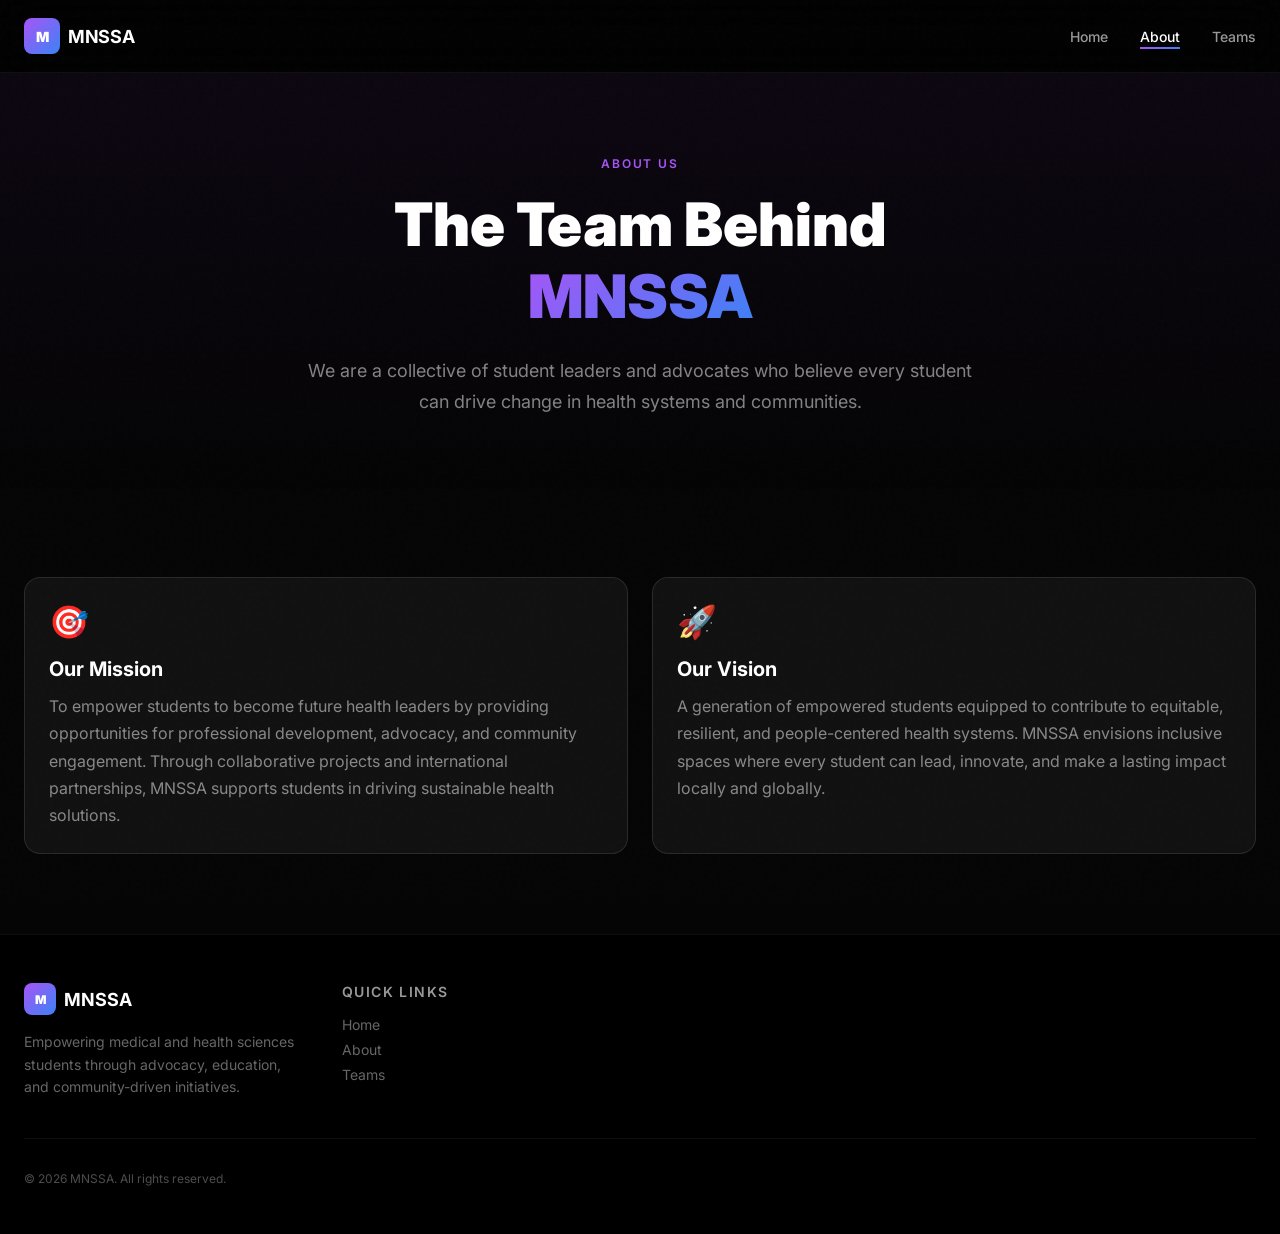
<file: about.html>
<!DOCTYPE html>
<html lang="en">
<head>
  <meta charset="UTF-8">
  <meta name="viewport" content="width=device-width, initial-scale=1.0">
  <title>About — MNSSA</title>
  <link rel="preconnect" href="https://fonts.googleapis.com">
  <link rel="preconnect" href="https://fonts.gstatic.com" crossorigin>
  <link href="https://fonts.googleapis.com/css2?family=Inter:wght@400;500;600;700;900&display=swap" rel="stylesheet">
  <link rel="stylesheet" href="styles.css">
</head>
<body>

<div id="loadingScreen" class="loading-screen">
  <div style="display:flex;flex-direction:column;align-items:center;">
    <div class="loading-logo">M</div>
    <div class="spinner spinner-blue"></div>
  </div>
</div>

<main class="page-content page-fade">
  <section class="section-pad" style="position:relative;overflow:hidden;">
    <div style="position:absolute;inset:0;background:linear-gradient(to bottom,rgba(88,28,135,0.1),transparent);"></div>
    <div class="container text-center" style="position:relative;">
      <span class="section-label purple" style="animation:fadeIn .7s ease both;">About Us</span>
      <h1 style="margin-top:1rem;font-size:clamp(2rem,6vw,3.75rem);font-weight:900;color:white;animation:slideUp .7s ease .1s both;">
        The Team Behind<br><span class="gradient-text">MNSSA</span>
      </h1>
      <p style="margin:1.5rem auto 0;max-width:42rem;font-size:1.125rem;color:rgba(255,255,255,.5);line-height:1.7;animation:slideUp .7s ease .2s both;">
        We are a collective of student leaders and advocates who believe every
        student can drive change in health systems and communities.
      </p>
    </div>
  </section>

  <section class="section-pad">
    <div class="container">
      <div class="grid-2">
        <div class="animate-on-scroll from-left">
          <div class="glass-card no-hover" style="height:100%;">
            <span style="font-size:2rem;display:block;margin-bottom:1rem;">🎯</span>
            <h3 style="font-size:1.25rem;font-weight:700;color:white;margin-bottom:.75rem;">Our Mission</h3>
            <p style="color:rgba(255,255,255,.5);line-height:1.7;">
              To empower students to become future health leaders by providing
              opportunities for professional development, advocacy, and community
              engagement. Through collaborative projects and international
              partnerships, MNSSA supports students in driving sustainable
              health solutions.
            </p>
          </div>
        </div>
        <div class="animate-on-scroll from-right">
          <div class="glass-card no-hover" style="height:100%;">
            <span style="font-size:2rem;display:block;margin-bottom:1rem;">🚀</span>
            <h3 style="font-size:1.25rem;font-weight:700;color:white;margin-bottom:.75rem;">Our Vision</h3>
            <p style="color:rgba(255,255,255,.5);line-height:1.7;">
              A generation of empowered students equipped to contribute to
              equitable, resilient, and people-centered health systems.
              MNSSA envisions inclusive spaces where every student can lead,
              innovate, and make a lasting impact locally and globally.
            </p>
          </div>
        </div>
      </div>
    </div>
  </section>
</main>

<script src="app.js"></script>
</body>
</html>
</file>
<file: styles.css>
/* ===========================
   MNSSA — Template (Team Echo style)
   Reset & Variables
   =========================== */
*, *::before, *::after { box-sizing: border-box; margin: 0; padding: 0; }

:root {
  --bg: #050505;
  --fg: #ededed;
  --purple: #a855f7;
  --blue: #3b82f6;
  --green: #22c55e;
  --nav-height: 72px;
  --max-w: 1280px;
  --t: 300ms ease;
}

/* ===========================
   SCROLLBAR
   =========================== */
* { scrollbar-width: thin; scrollbar-color: rgba(168,85,247,0.3) transparent; }
*::-webkit-scrollbar { width: 6px; }
*::-webkit-scrollbar-track { background: transparent; }
*::-webkit-scrollbar-thumb { background: rgba(168,85,247,0.3); border-radius: 3px; }
/* SCORP (08414f44-2d0c-4459-b086-cbc58e1458e9): green scrollbar */
html:has(body.team-scorp), body.team-scorp, body.team-scorp * {
  scrollbar-color: rgba(34,197,94,0.6) transparent;
}
body.team-scorp *::-webkit-scrollbar-thumb,
html:has(body.team-scorp)::-webkit-scrollbar-thumb {
  background: rgba(34,197,94,0.6); border-radius: 3px;
}
/* SCORA (e05c2368-b636-4efb-a34a-55e9b5fea444): red scrollbar */
html:has(body.team-scora), body.team-scora, body.team-scora * {
  scrollbar-color: rgba(239,68,68,0.6) transparent;
}
body.team-scora *::-webkit-scrollbar-thumb,
html:has(body.team-scora)::-webkit-scrollbar-thumb {
  background: rgba(239,68,68,0.6); border-radius: 3px;
}

/* ===========================
   BASE
   =========================== */
html { scroll-behavior: smooth; }

body {
  background: var(--bg);
  color: var(--fg);
  font-family: 'Inter', system-ui, -apple-system, sans-serif;
  -webkit-font-smoothing: antialiased;
  overflow-x: hidden;
  min-height: 100vh;
}

body::before {
  content: '';
  position: fixed; inset: 0; z-index: 9998; pointer-events: none; opacity: 0.015;
  background-image: url("data:image/svg+xml,%3Csvg viewBox='0 0 256 256' xmlns='http://www.w3.org/2000/svg'%3E%3Cfilter id='noise'%3E%3CfeTurbulence type='fractalNoise' baseFrequency='0.9' numOctaves='4' stitchTiles='stitch'/%3E%3C/filter%3E%3Crect width='100%25' height='100%25' filter='url(%23noise)'/%3E%3C/svg%3E");
}

::selection { background: rgba(168,85,247,0.3); color: #fff; }
a { text-decoration: none; color: inherit; }
button { cursor: pointer; border: none; background: none; font-family: inherit; }
img { max-width: 100%; display: block; }
ul { list-style: none; }

.hidden { display: none !important; }

/* ===========================
   KEYFRAMES
   =========================== */
@keyframes fadeIn    { from { opacity: 0; } to { opacity: 1; } }
@keyframes slideUp   { from { opacity: 0; transform: translateY(30px); } to { opacity: 1; transform: translateY(0); } }
@keyframes scaleIn   { from { opacity: 0; transform: scale(0.3) rotate(-180deg); } to { opacity: 1; transform: scale(1) rotate(0); } }
@keyframes spin      { to { transform: rotate(360deg); } }
@keyframes pulse     { 0%,100% { opacity: 1; } 50% { opacity: 0.4; } }
@keyframes navIn     { from { transform: translateY(-80px); } to { transform: translateY(0); } }
@keyframes scrollBob { 0%,100% { transform: translate(-50%,0); } 50% { transform: translate(-50%,10px); } }
@keyframes blob1     { 0%,100% { transform: translate(0,0); } 33% { transform: translate(50px,-30px); } 66% { transform: translate(25px,15px); } }
@keyframes blob2     { 0%,100% { transform: translate(0,0); } 33% { transform: translate(-40px,40px); } 66% { transform: translate(-20px,-20px); } }

/* ===========================
   UTILITIES
   =========================== */
.container { max-width: var(--max-w); margin: 0 auto; padding: 0 1.5rem; }
.page-content { min-height: 100vh; padding-top: var(--nav-height); }
.page-fade { animation: fadeIn 0.5s ease both; }
.narrow { max-width: 760px; margin-left: auto; margin-right: auto; }

.gradient-text {
  background: linear-gradient(135deg, #a855f7, #3b82f6);
  -webkit-background-clip: text; -webkit-text-fill-color: transparent; background-clip: text;
}

.animate-on-scroll { opacity: 0; transform: translateY(30px); transition: opacity 0.6s ease, transform 0.6s ease; }
.animate-on-scroll.from-left  { transform: translateX(-30px); }
.animate-on-scroll.from-right { transform: translateX(30px); }
.animate-on-scroll.visible    { opacity: 1; transform: translate(0,0); }
.delay-1 { transition-delay: 0.1s; } .delay-2 { transition-delay: 0.2s; }
.delay-3 { transition-delay: 0.3s; } .delay-4 { transition-delay: 0.4s; }

.section-pad { padding: 5rem 0; }
.text-center { text-align: center; }

.section-label          { font-size: 0.75rem; font-weight: 600; text-transform: uppercase; letter-spacing: 0.15em; }
.section-label.purple   { color: #a855f7; }
.section-label.blue     { color: #3b82f6; }
.section-title          { font-size: 2rem; font-weight: 700; color: white; margin-top: 0.75rem; }
.section-subtitle       { color: rgba(255,255,255,0.5); margin-top: 1rem; max-width: 32rem; margin-left: auto; margin-right: auto; }

.grid-2 { display: grid; grid-template-columns: 1fr 1fr; gap: 1.5rem; }
.grid-3 { display: grid; grid-template-columns: repeat(3,1fr); gap: 1.5rem; }
.grid-4 { display: grid; grid-template-columns: repeat(4,1fr); gap: 1.5rem; }

/* ===========================
   GLASS CARD
   =========================== */
.glass-card {
  background: rgba(255,255,255,0.05);
  backdrop-filter: blur(20px); -webkit-backdrop-filter: blur(20px);
  border: 1px solid rgba(255,255,255,0.1);
  border-radius: 1rem; padding: 1.5rem;
  transition: transform 0.3s ease, box-shadow 0.3s ease, border-color 0.3s ease;
}
.glass-card:hover { transform: scale(1.02); box-shadow: 0 0 40px rgba(168,85,247,0.15); border-color: rgba(255,255,255,0.2); }
.glass-card.no-hover:hover { transform: none; box-shadow: none; border-color: rgba(255,255,255,0.1); }

/* ===========================
   BUTTONS
   =========================== */
.btn {
  display: inline-flex; align-items: center; justify-content: center; gap: 0.5rem;
  font-weight: 600; border-radius: 9999px; cursor: pointer; border: none;
  font-family: inherit; text-decoration: none;
  transition: transform 0.2s ease, box-shadow 0.2s ease, background 0.2s ease;
}
.btn:hover  { transform: scale(1.05); }
.btn:active { transform: scale(0.97); }
.btn:disabled { opacity: 0.5; cursor: not-allowed; transform: none !important; }

.btn-sm { padding: 0.5rem 1.25rem; font-size: 0.875rem; }
.btn-md { padding: 0.75rem 1.75rem; font-size: 1rem; }
.btn-lg { padding: 1rem 2.5rem; font-size: 1.125rem; }

.btn-primary  { background: linear-gradient(90deg,#a855f7,#3b82f6); color: white; }
.btn-primary:hover  { box-shadow: 0 0 30px rgba(168,85,247,0.5); }

.btn-secondary {
  background: rgba(255,255,255,0.1); backdrop-filter: blur(4px);
  color: white; border: 1px solid rgba(255,255,255,0.2);
}
.btn-secondary:hover { background: rgba(255,255,255,0.2); box-shadow: 0 0 20px rgba(255,255,255,0.1); }

.btn-outline { background: transparent; color: white; border: 2px solid #a855f7; }
.btn-outline:hover { background: rgba(168,85,247,0.1); box-shadow: 0 0 20px rgba(168,85,247,0.3); }

/* ===========================
   LOADING SCREEN
   =========================== */
.loading-screen {
  position: fixed; inset: 0; z-index: 9999; background: #050505;
  display: flex; align-items: center; justify-content: center;
  transition: opacity 0.5s ease;
}
.loading-screen.fade-out { opacity: 0; pointer-events: none; }
.loading-logo {
  width: 48px; height: 48px; border-radius: 12px;
  background: linear-gradient(135deg,#a855f7,#3b82f6);
  display: flex; align-items: center; justify-content: center;
  font-weight: 900; font-size: 1.25rem; color: white; margin-bottom: 1rem;
}
.spinner {
  width: 2rem; height: 2rem; border-radius: 50%;
  border: 2px solid transparent; animation: spin 0.8s linear infinite;
}
.spinner-purple { border-top-color: #a855f7; border-right-color: rgba(168,85,247,0.3); }
.spinner-blue   { border-top-color: #3b82f6; border-right-color: rgba(59,130,246,0.3); }

/* ===========================
   NAVBAR
   =========================== */
.navbar {
  position: fixed; top: 0; left: 0; right: 0; z-index: 50;
  border-bottom: 1px solid rgba(255,255,255,0.05);
  background: rgba(0,0,0,0.6); backdrop-filter: blur(20px); -webkit-backdrop-filter: blur(20px);
  animation: navIn 0.6s ease forwards;
}
.nav-inner {
  max-width: var(--max-w); margin: 0 auto; padding: 0 1.5rem;
  height: var(--nav-height); display: flex; align-items: center; justify-content: space-between;
}
.nav-logo { display: flex; align-items: center; gap: 0.5rem; }
.logo-icon {
  display: flex; align-items: center; justify-content: center;
  width: 36px; height: 36px; border-radius: 8px;
  background: linear-gradient(135deg,#a855f7,#3b82f6);
  font-weight: 900; font-size: 0.875rem; color: white;
  transition: box-shadow var(--t);
}
.nav-logo:hover .logo-icon { box-shadow: 0 0 20px rgba(168,85,247,0.5); }
.logo-text { font-size: 1.125rem; font-weight: 700; color: white; letter-spacing: -0.02em; }

.nav-links { display: flex; align-items: center; gap: 2rem; }
.nav-link {
  font-size: 0.875rem; font-weight: 500; color: rgba(255,255,255,0.6);
  position: relative; transition: color var(--t);
}
.nav-link::after {
  content: ''; position: absolute; bottom: -4px; left: 0;
  height: 2px; width: 0;
  background: linear-gradient(90deg,#a855f7,#3b82f6); transition: width var(--t);
}
.nav-link:hover { color: white; }
.nav-link:hover::after { width: 100%; }
.nav-link.active { color: white; }
.nav-link.active::after { width: 100%; }

.mobile-menu-btn {
  display: none; color: rgba(255,255,255,0.7); font-size: 1.5rem;
  padding: 0.5rem; transition: color var(--t);
}
.mobile-menu-btn:hover { color: white; }

.mobile-menu { border-top: 1px solid rgba(255,255,255,0.05); background: rgba(0,0,0,0.95); backdrop-filter: blur(20px); }
.mobile-menu-inner { display: flex; flex-direction: column; gap: 0.25rem; padding: 1rem; }
.mobile-nav-link {
  display: block; padding: 0.75rem 1rem; border-radius: 0.5rem;
  font-size: 0.875rem; font-weight: 500; color: rgba(255,255,255,0.7);
  transition: background var(--t), color var(--t);
}
.mobile-nav-link:hover { background: rgba(255,255,255,0.05); color: white; }

/* ===========================
   FOOTER
   =========================== */
.footer { border-top: 1px solid rgba(255,255,255,0.05); background: black; padding: 3rem 0; }
.footer-grid { display: grid; grid-template-columns: repeat(4,1fr); gap: 2.5rem; margin-bottom: 2.5rem; }
.footer-brand { display: flex; flex-direction: column; gap: 1rem; }
.footer-logo  { display: flex; align-items: center; gap: 0.5rem; }
.footer-logo-icon {
  display: flex; align-items: center; justify-content: center;
  width: 32px; height: 32px; border-radius: 8px;
  background: linear-gradient(135deg,#a855f7,#3b82f6);
  font-weight: 900; font-size: 0.75rem; color: white;
}
.footer-logo-text { font-size: 1.125rem; font-weight: 700; color: white; }
.footer-tagline { font-size: 0.875rem; color: rgba(255,255,255,0.4); line-height: 1.6; }
.footer-heading { font-size: 0.875rem; font-weight: 600; text-transform: uppercase; letter-spacing: 0.1em; color: rgba(255,255,255,0.6); margin-bottom: 1rem; }
.footer-links { display: flex; flex-direction: column; gap: 0.5rem; }
.footer-link  { font-size: 0.875rem; color: rgba(255,255,255,0.4); transition: color var(--t); }
.footer-link:hover { color: white; }
.footer-bottom {
  display: flex; align-items: center; justify-content: space-between;
  padding-top: 2rem; border-top: 1px solid rgba(255,255,255,0.05); flex-wrap: wrap; gap: 1rem;
}
.footer-copy { font-size: 0.75rem; color: rgba(255,255,255,0.3); }

/* ===========================
   HERO
   =========================== */
.hero {
  position: relative; min-height: 100vh;
  display: flex; align-items: center; justify-content: center; overflow: hidden;
}
.hero-bg      { position: absolute; inset: 0; }
.hero-grad    { position: absolute; inset: 0; background: linear-gradient(to bottom, rgba(88,28,135,0.2), #050505, #050505); }
.hero-blob-1  {
  position: absolute; top: 25%; left: 25%;
  width: 500px; height: 500px; border-radius: 50%;
  background: rgba(168,85,247,0.1); filter: blur(120px);
  animation: blob1 8s ease-in-out infinite;
}
.hero-blob-2  {
  position: absolute; bottom: 25%; right: 25%;
  width: 400px; height: 400px; border-radius: 50%;
  background: rgba(59,130,246,0.1); filter: blur(120px);
  animation: blob2 10s ease-in-out infinite;
}
.hero-body    { position: relative; z-index: 10; max-width: 64rem; margin: 0 auto; padding: 0 1.5rem; text-align: center; }

.hero-badge {
  display: inline-flex; align-items: center; gap: 0.5rem;
  padding: 0.5rem 1rem; border-radius: 9999px;
  border: 1px solid rgba(255,255,255,0.1); background: rgba(255,255,255,0.05);
  backdrop-filter: blur(4px); margin-bottom: 1.5rem;
  animation: fadeIn 0.7s ease 0.3s both;
}
.hero-badge-dot  { width: 8px; height: 8px; border-radius: 50%; background: #4ade80; animation: pulse 2s ease-in-out infinite; }
.hero-badge-text { font-size: 0.75rem; font-weight: 500; color: rgba(255,255,255,0.6); text-transform: uppercase; letter-spacing: 0.1em; }

.hero-logo-icon {
  display: inline-flex; align-items: center; justify-content: center;
  width: 80px; height: 80px; border-radius: 1rem;
  background: linear-gradient(135deg,#a855f7,#3b82f6);
  font-weight: 900; font-size: 1.875rem; color: white;
  margin-bottom: 1rem; animation: scaleIn 0.7s cubic-bezier(0.34,1.56,0.64,1) 0.5s both;
}
.hero-title {
  font-size: clamp(2.5rem, 8vw, 5rem); font-weight: 900;
  line-height: 1.1; letter-spacing: -0.03em; color: white;
  margin-bottom: 1.5rem; animation: slideUp 0.7s ease 0.6s both;
}
.hero-desc {
  font-size: 1.125rem; color: rgba(255,255,255,0.5); max-width: 40rem;
  margin: 0 auto 2.5rem; line-height: 1.7; animation: slideUp 0.7s ease 0.75s both;
}
.hero-actions {
  display: flex; align-items: center; justify-content: center;
  gap: 1rem; flex-wrap: wrap; animation: slideUp 0.7s ease 0.9s both;
}
.hero-scroll {
  position: absolute; bottom: 2rem; left: 50%;
  animation: scrollBob 2s ease-in-out infinite;
  display: flex; flex-direction: column; align-items: center; gap: 0.5rem;
}
.hero-scroll-text { font-size: 0.625rem; text-transform: uppercase; letter-spacing: 0.2em; color: rgba(255,255,255,0.3); }
.hero-scroll-line { width: 1px; height: 2rem; background: linear-gradient(to bottom, rgba(255,255,255,0.3), transparent); }

/* ===========================
   STATS SECTION
   =========================== */
.stats-section {
  border-top: 1px solid rgba(255,255,255,0.05);
  border-bottom: 1px solid rgba(255,255,255,0.05);
  background: rgba(255,255,255,0.02); padding: 4rem 0;
}
.stats-grid  { display: grid; grid-template-columns: repeat(4,1fr); gap: 2rem; text-align: center; }
.stat-val    { font-size: 2rem; font-weight: 900; display: block; }
.stat-lbl    { font-size: 0.75rem; text-transform: uppercase; letter-spacing: 0.1em; color: rgba(255,255,255,0.4); font-weight: 500; display: block; margin-top: 0.25rem; }

/* ===========================
   DATE BADGE
   =========================== */
.date-badge {
  display: flex; flex-direction: column; align-items: center; justify-content: center;
  min-width: 56px; padding: 0.5rem 0.75rem; border-radius: 0.75rem;
  background: linear-gradient(135deg, rgba(168,85,247,0.2), rgba(59,130,246,0.2));
  border: 1px solid rgba(168,85,247,0.2);
}
.date-badge-month { font-size: 0.75rem; color: #c084fc; font-weight: 500; }
.date-badge-day   { font-size: 1.25rem; font-weight: 900; color: white; line-height: 1; }

/* ===========================
   PAGE HERO (inner pages)
   =========================== */
.page-hero {
  padding: 4rem 0 2rem;
  position: relative; overflow: hidden;
}
.page-hero .container { position: relative; }
.page-hero h1 {
  font-size: clamp(2rem, 6vw, 3.75rem); font-weight: 900; color: white;
  margin-top: 0.5rem; margin-bottom: 0.75rem;
}
.page-hero p { color: rgba(255,255,255,0.5); font-size: 1rem; line-height: 1.6; }
.page-hero .badge {
  display: inline-flex; align-items: center; padding: 0.25rem 0.75rem; border-radius: 9999px;
  font-size: 0.75rem; font-weight: 500; background: rgba(168,85,247,0.15); color: #c084fc;
  border: 1px solid rgba(168,85,247,0.3); margin-bottom: 0.5rem;
  transition: box-shadow 0.3s ease, border-color 0.3s ease;
}
/* SCORP: green badge + green neon (override default purple) */
body.team-scorp .page-hero .badge {
  background: rgba(34,197,94,0.2) !important;
  color: #86efac !important;
  border: 1px solid rgba(34,197,94,0.6) !important;
  box-shadow: 0 0 20px rgba(34,197,94,0.3) !important;
}
body.team-scorp .page-hero .badge:hover {
  box-shadow: 0 0 28px rgba(34,197,94,0.5) !important;
  border-color: rgba(34,197,94,0.8) !important;
}
body.team-scorp .section-label.purple { color: #86efac !important; }
/* SCORA: red badge + red neon (override default purple) */
body.team-scora .page-hero .badge {
  background: rgba(239,68,68,0.2) !important;
  color: #fca5a5 !important;
  border: 1px solid rgba(239,68,68,0.6) !important;
  box-shadow: 0 0 20px rgba(239,68,68,0.3) !important;
}
body.team-scora .page-hero .badge:hover {
  box-shadow: 0 0 28px rgba(239,68,68,0.5) !important;
  border-color: rgba(239,68,68,0.8) !important;
}
body.team-scora .section-label.purple { color: #fca5a5 !important; }

/* ===========================
   CARDS (news, team list, events, members)
   =========================== */
.card-grid { display: grid; grid-template-columns: repeat(auto-fit, minmax(280px, 1fr)); gap: 1.5rem; }
.card {
  background: rgba(255,255,255,0.05);
  backdrop-filter: blur(20px); -webkit-backdrop-filter: blur(20px);
  border: 1px solid rgba(0, 187, 9, 0.1);
  border-radius: 2rem; padding: 1.25rem;
  transition: transform 0.3s ease, box-shadow 0.3s ease, border-color 0.3s ease;
  cursor: pointer;
  max-width: 500px;
  width: 100%;
  margin: auto;
  
  

}
.card:hover { transform: scale(1.02); box-shadow: 0 0 40px rgba(247, 85, 85, 0.15); border-color: rgba(255,255,255,0.2); }
/* SCORP: every edge green – member/leader/event cards + form cards */
body.team-scorp #members-grid .card,
body.team-scorp #leaders-grid .card,
body.team-scorp #events-grid .card,
body.team-scorp .form-card {
  border-color: rgba(34,197,94,0.5) !important;
}
body.team-scorp #members-grid .card:hover,
body.team-scorp #leaders-grid .card:hover,
body.team-scorp #events-grid .card:hover,
body.team-scorp .form-card:hover {
  box-shadow: 0 0 32px rgba(34,197,94,0.4) !important;
  border-color: rgba(34,197,94,0.7) !important;
}
body.team-scorp .form-card .input:focus,
body.team-scorp .form-card .textarea:focus,
body.team-scorp .form-card .select:focus {
  border-color: rgba(34,197,94,0.7) !important;
  box-shadow: 0 0 0 2px rgba(34,197,94,0.2) !important;
}
/* SCORA: every edge red – member/leader/event cards + form cards */
body.team-scora #members-grid .card,
body.team-scora #leaders-grid .card,
body.team-scora #events-grid .card,
body.team-scora .form-card {
  border-color: rgba(239,68,68,0.5) !important;
}
body.team-scora #members-grid .card:hover,
body.team-scora #leaders-grid .card:hover,
body.team-scora #events-grid .card:hover,
body.team-scora .form-card:hover {
  box-shadow: 0 0 32px rgba(239,68,68,0.4) !important;
  border-color: rgba(239,68,68,0.7) !important;
}
body.team-scora .form-card .input:focus,
body.team-scora .form-card .textarea:focus,
body.team-scora .form-card .select:focus {
  border-color: rgba(239,68,68,0.7) !important;
  box-shadow: 0 0 0 2px rgba(239,68,68,0.2) !important;
}
.card-image {
  width: 100%; margin-bottom: 1rem; border-radius: 0.75rem; overflow: hidden;
  background: rgba(255,255,255,0.05); display: flex; align-items: center; justify-content: center;
}
.card-image img { width: 100%; height: 180px; object-fit: cover; }
.card-header { display: flex; align-items: flex-start; justify-content: space-between; gap: 0.75rem; margin-bottom: 0.5rem; }
.card-title { font-size: 1.1rem; font-weight: 700; color: white; }
.card-meta { font-size: 0.75rem; color: rgba(255,255,255,0.4); }
.card-body { font-size: 0.9rem; color: rgba(255,255,255,0.6); line-height: 1.6; }

/* Team card logo (centered) */
.team-logo {
  max-width: 400px; max-height: 500px; object-fit: contain;
  display: block; margin: 0 auto 0.75rem;
}


/* Member card */
.member-avatar {
  width: 180px; height: 180px; border-radius: 50%;
  overflow: hidden; border: 2px solid rgba(34,197,94,0.5);
  background: rgba(255,255,255,0.05);
  display: flex; align-items: center; justify-content: center;
  font-size: 0.85rem; font-weight: 600; color: #86efac;
  flex-shrink: 0;
}
.member-avatar img { width: 100%; height: 100%; object-fit: cover; }
body.team-scorp #members-grid .member-avatar,
body.team-scorp #leaders-grid .member-avatar {
  border-color: rgba(34,197,94,0.6); box-shadow: 0 0 16px rgba(34,197,94,0.2);
}
body.team-scora #members-grid .member-avatar,
body.team-scora #leaders-grid .member-avatar {
  border-color: rgba(239,68,68,0.6); box-shadow: 0 0 16px rgba(239,68,68,0.2);
}
.card-header .member-meta { flex: 1; min-width: 0; }
.member-name { font-weight: 600; color: white; font-size: 1.2rem; margin-top: 49px; word-break: break-word; }
.member-role { font-size: .90rem; color: rgba(255,255,255,0.5); margin-top: 0.25rem; word-break: break-word; }

.empty-state { text-align: center; padding: 2.5rem 1rem; color: rgba(255,255,255,0.5); font-size: 0.9rem; }


/* leaders layout */
.leaders-grid{
  display:grid;
  grid-template-columns: repeat(2, 1fr);
  gap:2rem;
  margin-bottom:3rem;
}

/* members layout */
.members-grid{
  display:grid;
  grid-template-columns: repeat(3, 1fr);
  gap:2rem;
  margin-top: 1rem;
  max-width: 200px;
  width: 100%;
}

/* ===========================
   FORMS (dynamic team forms)
   =========================== */
.forms-wrap { display: grid; grid-template-columns: repeat(auto-fit, minmax(320px, 1fr)); gap: 1.5rem; }
.form-card {
  background: rgba(255,255,255,0.05);
  backdrop-filter: blur(20px); border: 1px solid rgba(255,255,255,0.1);
  border-radius: 1rem; padding: 1.5rem;
}
.form-card h3 { font-size: 1.125rem; font-weight: 700; color: white; margin-bottom: 0.25rem; }
.form-card p { font-size: 0.875rem; color: rgba(255,255,255,0.5); margin-bottom: 1rem; }
.form-grid { display: flex; flex-direction: column; gap: 0.75rem; margin-bottom: 1rem; }
.form-field { display: flex; flex-direction: column; gap: 0.25rem; font-size: 0.875rem; }
.form-label { font-weight: 500; color: rgba(255,255,255,0.8); }
.form-label .required { color: #f97316; }
.input, .textarea, .select {
  width: 100%; padding: 0.65rem 0.85rem; border-radius: 0.5rem;
  border: 1px solid rgba(255,255,255,0.1); background: rgba(255,255,255,0.05);
  color: white; font-size: 0.875rem; font-family: inherit; outline: none;
  transition: border-color var(--t), box-shadow var(--t);
}
.textarea { min-height: 90px; resize: vertical; }
.input:focus, .textarea:focus, .select:focus {
  border-color: rgba(168,85,247,0.5); box-shadow: 0 0 0 2px rgba(168,85,247,0.1);
}
.options-stack { display: flex; flex-direction: column; gap: 0.35rem; }
.option-row { display: flex; align-items: center; gap: 0.5rem; font-size: 0.875rem; color: rgba(255,255,255,0.8); }
.option-row input[type="checkbox"], .option-row input[type="radio"] { accent-color: #a855f7; }
.form-footer { display: flex; align-items: center; justify-content: space-between; gap: 0.75rem; margin-top: 0.5rem; flex-wrap: wrap; }
.form-status { font-size: 0.75rem; color: rgba(255,255,255,0.5); }

/* ===========================
   RESPONSIVE
   =========================== */
@media (max-width: 1024px) {
  .grid-4 { grid-template-columns: repeat(2,1fr); }
  .footer-grid { grid-template-columns: repeat(2,1fr); }
  .stats-grid  { grid-template-columns: repeat(2,1fr); }
}
@media (max-width: 768px) {
  .nav-links { display: none; }
  .mobile-menu-btn { display: block; }
  .grid-2, .grid-3 { grid-template-columns: 1fr; }
  .grid-4 { grid-template-columns: repeat(2,1fr); gap: 1rem; }
  .footer-grid { grid-template-columns: 1fr 1fr; gap: 2rem; }
  .hero-title { font-size: 2.5rem; }
  .hero-actions { flex-direction: column; align-items: stretch; }
  .card-grid { grid-template-columns: 1fr; }
  .forms-wrap { grid-template-columns: 1fr; }
}
@media (max-width: 480px) {
  .stats-grid { grid-template-columns: repeat(2,1fr); gap: 1rem; }
  .footer-grid { grid-template-columns: 1fr; }
}
</file>
